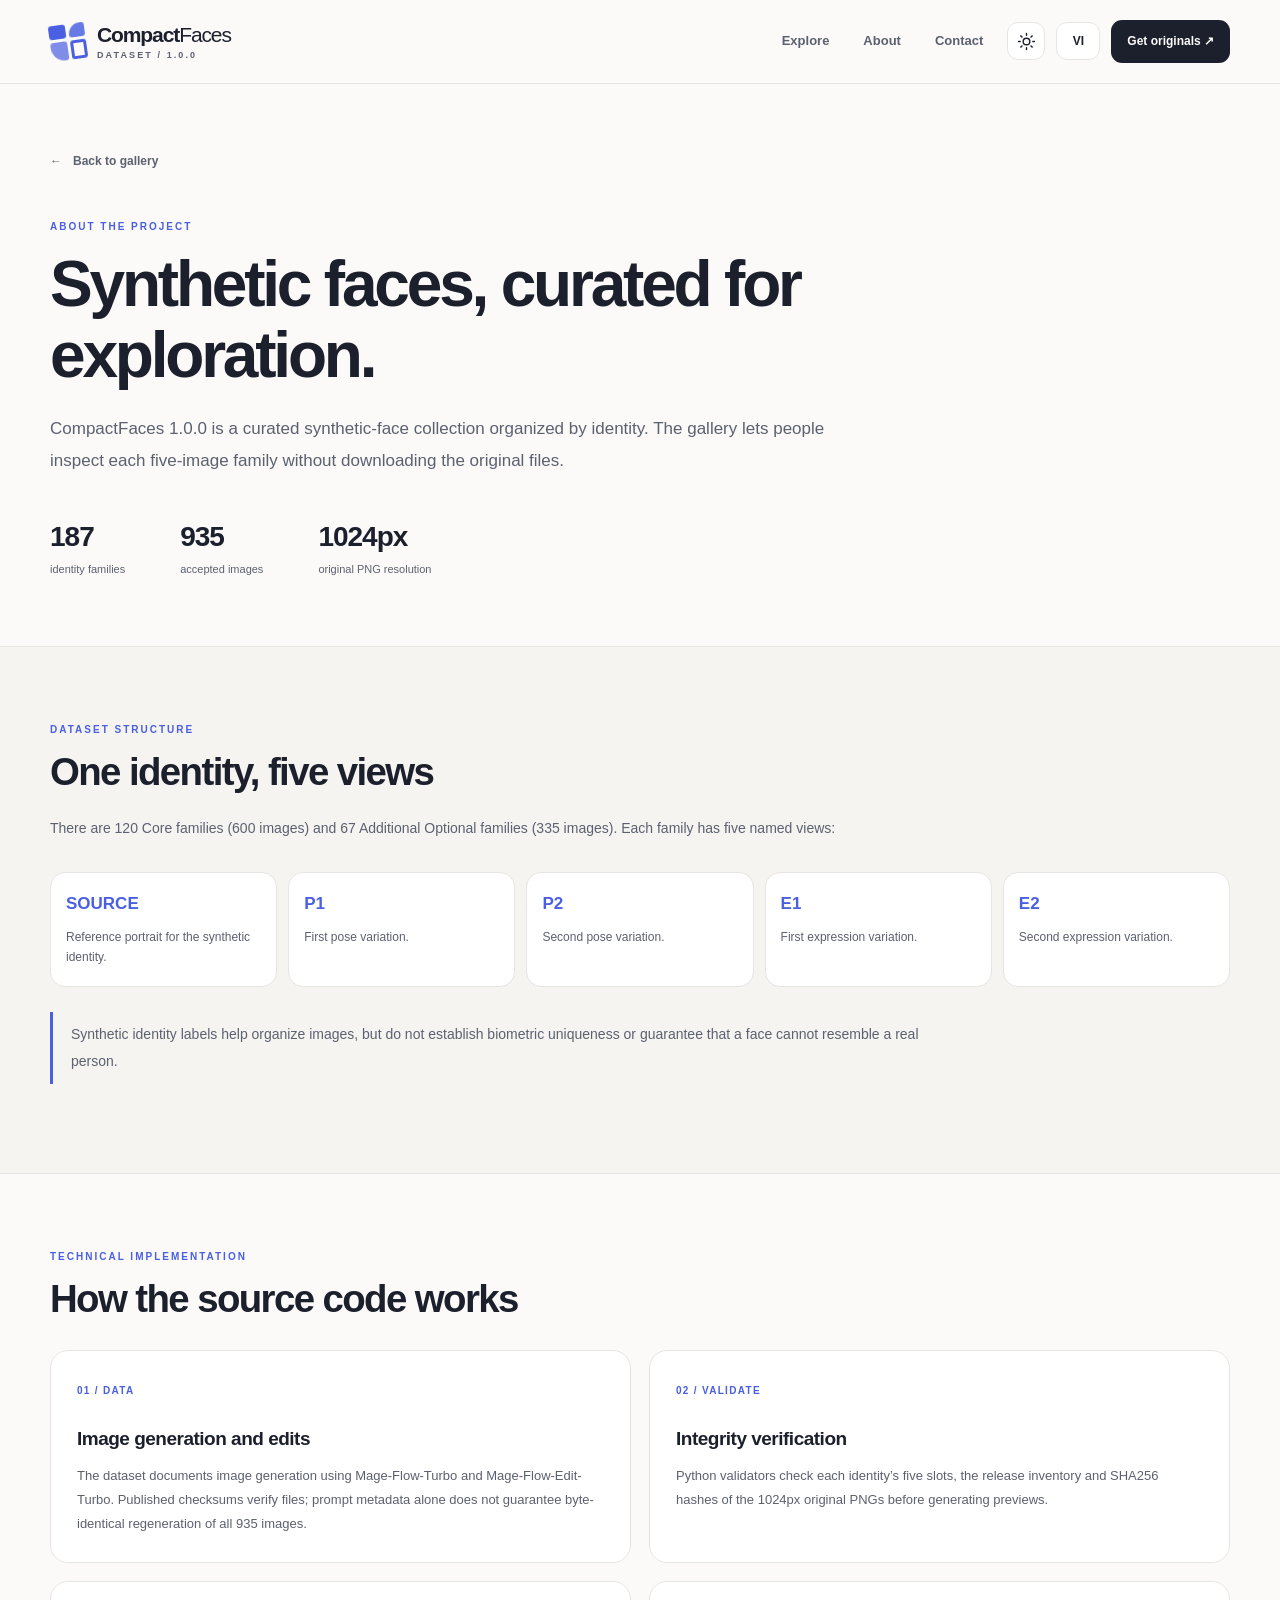
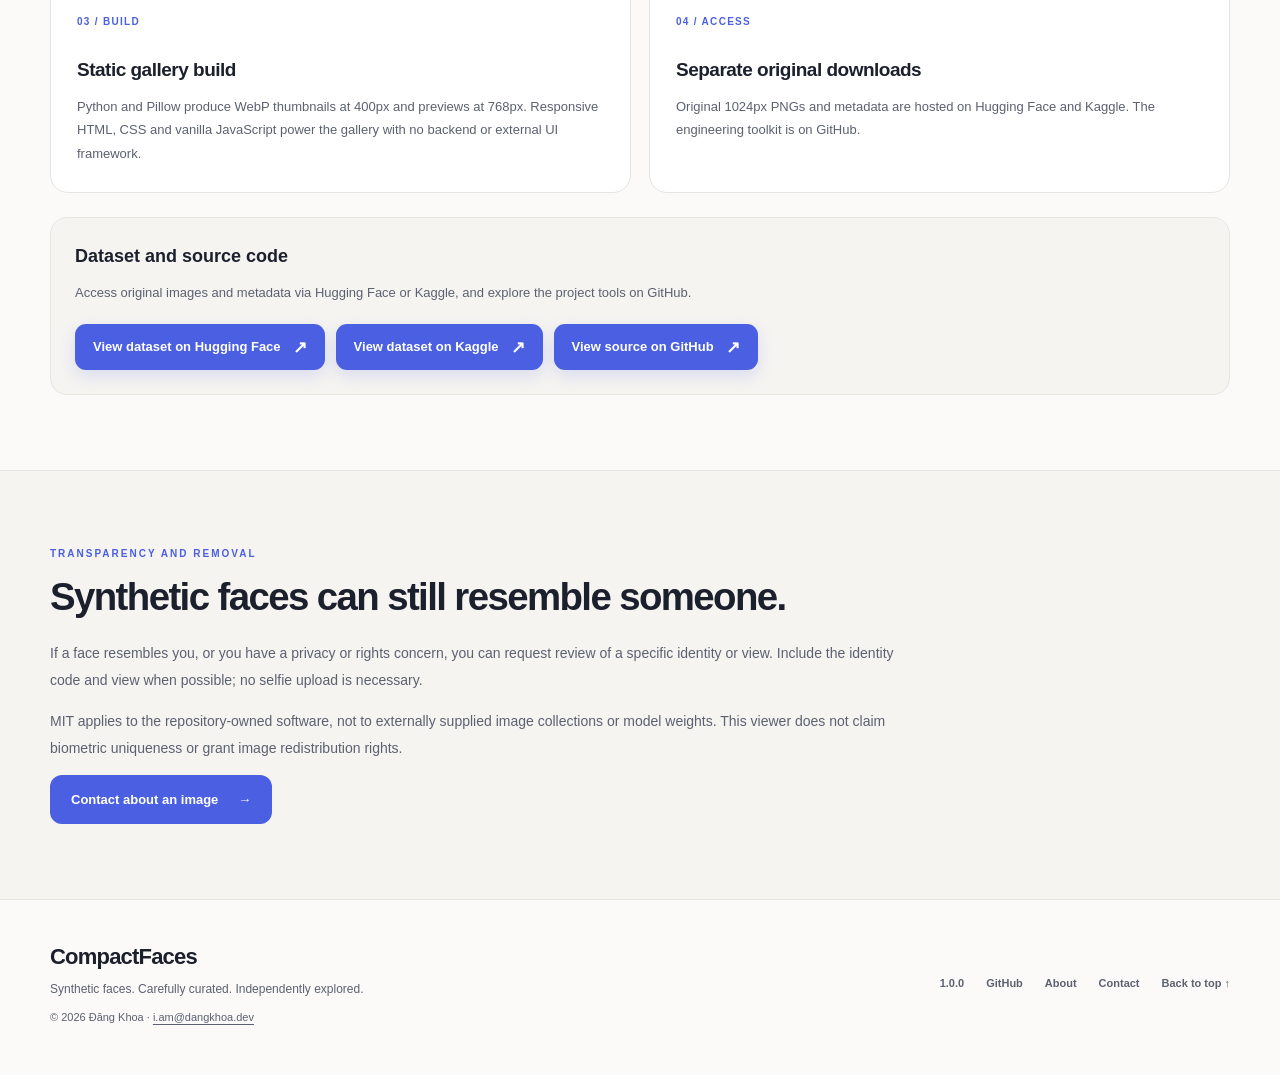
<file: website_src/about.html>
<!doctype html>
<html lang="en" data-theme="light">
<head>
<meta charset="utf-8"><meta name="viewport" content="width=device-width,initial-scale=1"><meta name="color-scheme" content="light dark">
<meta name="robots" content="noindex,nofollow,noarchive">
  <link rel="icon" href="data:,">
<meta name="description" content="Learn about CompactFaces 1.0.0: 187 synthetic identities, 935 curated images, the generation pipeline, source code and limitations.">
<title>About — CompactFaces 1.0.0</title>
<link rel="stylesheet" href="./styles.css"><script defer src="./pages.js"></script>
</head>
<body data-page="about">
<a class="skip" href="#main">Skip to content</a>
<header class="header" id="top"><div class="header-inner shell">
  <a class="brand" href="./index.html" aria-label="CompactFaces home"><span class="brand-symbol" aria-hidden="true"><span></span><span></span><span></span><span></span></span><span class="brand-name">Compact<span>Faces</span><small>DATASET / 1.0.0</small></span></a>
  <nav class="header-nav" aria-label="Primary">
    <a href="./index.html#explore" data-i18n="navExplore">Explore</a>
    <a href="./about.html" data-i18n="navAbout">About</a>
    <a href="./contact.html" data-i18n="navContact">Contact</a>
  </nav>
  <div class="header-actions">
    <button class="icon-btn" type="button" id="themeToggle" aria-label="Toggle dark mode" title="Toggle appearance"><svg viewBox="0 0 24 24" width="19" height="19" fill="none" stroke="currentColor" stroke-width="1.8" stroke-linecap="round"><circle cx="12" cy="12" r="4.2"/><path d="M12 2v2M12 20v2M4.9 4.9l1.4 1.4M17.7 17.7l1.4 1.4M2 12h2M20 12h2M4.9 19.1l1.4-1.4M17.7 6.3l1.4-1.4"/></svg></button>
    <button class="lang-switch" type="button" id="languageToggle" aria-label="Switch language">VI</button>
    <a class="mobile-contact" href="./contact.html" aria-label="Contact and image removal requests">✉</a>
    <a class="header-cta" href="./index.html#access"><span data-i18n="navAccess">Get originals</span><span aria-hidden="true"> ↗</span></a>
  </div>
</div></header>
<main id="main">
  <section class="inner-hero shell">
    <a href="./index.html#explore" class="breadcrumb"><span aria-hidden="true">←</span> <span data-i18n="backGallery">Back to gallery</span></a>
    <p class="kicker" data-i18n="aboutKicker">ABOUT THE PROJECT</p>
    <h1 data-i18n="aboutHeading">Synthetic faces, curated for exploration.</h1>
    <p class="inner-lead" data-i18n="aboutIntro">CompactFaces 1.0.0 is a curated synthetic-face collection organized by identity. The gallery gives people a way to inspect each set of five images without downloading the original files.</p>
    <div class="mini-stats"><div><strong>187</strong><span data-i18n="families">identity families</span></div><div><strong>935</strong><span data-i18n="images">accepted images</span></div><div><strong>1024px</strong><span data-i18n="originals">original PNG resolution</span></div></div>
  </section>
  <section class="inner-section alt-section"><div class="shell">
    <p class="kicker" data-i18n="structureKicker">DATASET STRUCTURE</p><h2 data-i18n="structureHeading">One identity, five views</h2>
    <p class="inner-paragraph" data-i18n="structureIntro">There are 120 Core families (600 images) and 67 Additional Optional families (335 images). Each family has five named views:</p>
    <div class="five-slots">
      <article><span>SOURCE</span><p data-i18n="sourceDescription">Reference portrait for the synthetic identity.</p></article>
      <article><span>P1</span><p data-i18n="p1Description">First pose variation.</p></article>
      <article><span>P2</span><p data-i18n="p2Description">Second pose variation.</p></article>
      <article><span>E1</span><p data-i18n="e1Description">First expression variation.</p></article>
      <article><span>E2</span><p data-i18n="e2Description">Second expression variation.</p></article>
    </div>
    <p class="inner-paragraph note-paragraph" data-i18n="datasetCaution">The identity labels describe synthetic image groups; they do not establish biometric uniqueness or guarantee that faces cannot resemble real people.</p>
  </div></section>
  <section class="inner-section"><div class="shell">
    <p class="kicker" data-i18n="sourceKicker">TECHNICAL IMPLEMENTATION</p><h2 data-i18n="sourceHeading">How the source code works</h2>
    <div class="technical-grid">
      <article class="technical-card"><span class="technical-number">01 / DATA</span><h3 data-i18n="dataTitle">Image generation and edits</h3><p data-i18n="dataText">Images were generated and edited using Mage-Flow-Turbo and Mage-Flow-Edit-Turbo. Published prompt metadata alone does not enable byte-identical reproduction of all 935 images.</p></article>
      <article class="technical-card"><span class="technical-number">02 / VALIDATE</span><h3 data-i18n="verifyTitle">Integrity verification</h3><p data-i18n="verifyText">Python validators check each identity’s five slots, the release inventory and SHA256 hashes of the 1024px PNG originals before generating preview assets.</p></article>
      <article class="technical-card"><span class="technical-number">03 / BUILD</span><h3 data-i18n="buildTitle">Static gallery build</h3><p data-i18n="buildText">Python and Pillow produce WebP thumbnails at 400px and detail previews at 768px. Responsive HTML, CSS and vanilla JavaScript power the gallery without a backend or external UI framework.</p></article>
      <article class="technical-card"><span class="technical-number">04 / ACCESS</span><h3 data-i18n="accessTitle">Separate original downloads</h3><p data-i18n="accessText">Original 1024px PNGs and metadata are hosted on Hugging Face and Kaggle. The engineering toolkit is on GitHub.</p></article>
    </div>
    <div class="source-note"><h3 data-i18n="sourceRepoTitle">Dataset and source code</h3><p data-i18n="sourceRepoText">Access original images and metadata via Hugging Face or Kaggle, and explore the project tools on GitHub.</p><div class="resource-links"><a class="source-repo-link" id="aboutHuggingFaceLink" href="https://huggingface.co/datasets/dangkhoa2016/compactfaces-synthetic-face-dataset" target="_blank" rel="noopener noreferrer"><span data-i18n="openHuggingFace">View dataset on Hugging Face</span><span aria-hidden="true">↗</span></a><a class="source-repo-link" id="aboutKaggleLink" href="https://www.kaggle.com/datasets/dangkhoa2016/compactfaces-synthetic-face-dataset" target="_blank" rel="noopener noreferrer"><span data-i18n="openKaggle">View dataset on Kaggle</span><span aria-hidden="true">↗</span></a><a class="source-repo-link" id="sourceRepoLink" href="https://github.com/dangkhoa2016/CompactFaces-Synthetic-Face-Pipeline" target="_blank" rel="noopener noreferrer"><span data-i18n="openRepository">View source on GitHub</span><span aria-hidden="true">↗</span></a></div></div>
  </div></section>
  <section class="inner-section alt-section"><div class="shell">
    <p class="kicker" data-i18n="ethicsKicker">TRANSPARENCY AND REMOVAL</p>
    <h2 data-i18n="ethicsHeading">Images can be synthetic and still resemble someone.</h2>
    <p class="inner-paragraph" data-i18n="ethicsText">If you believe a face resembles you or you have a rights or privacy concern, you can request review of a specific identity or image. Please provide the identity code and the view (if relevant); you do not need to upload a selfie through this site.</p>
    <p class="inner-paragraph" data-i18n="licenseText">Model licenses and generated-dataset redistribution rights are separate questions. The viewer does not claim biometric uniqueness or grant redistribution rights over externally supplied image data.</p>
    <a class="button-primary" href="./contact.html"><span data-i18n="contactCta">Contact about an image</span><span aria-hidden="true">→</span></a>
  </div></section>
</main>
<footer class="footer"><div class="shell footer-inner"><div>
  <a class="footer-brand" href="./index.html">CompactFaces</a>
  <p data-i18n="footerText">Synthetic faces. Carefully curated. Independently explored.</p>
  <p class="copyright">© 2026 Đăng Khoa · <a href="mailto:i.am@dangkhoa.dev">i.am@dangkhoa.dev</a></p>
</div><div class="footer-right"><span>1.0.0</span><a href="https://github.com/dangkhoa2016/CompactFaces-Synthetic-Face-Pipeline" target="_blank" rel="noopener noreferrer">GitHub</a><a href="./about.html" data-i18n="navAbout">About</a><a href="./contact.html" data-i18n="navContact">Contact</a><a href="#top" class="back-to-top" data-i18n="backToTop">Back to top ↑</a></div></div></footer>
</body>
</html>
</file>
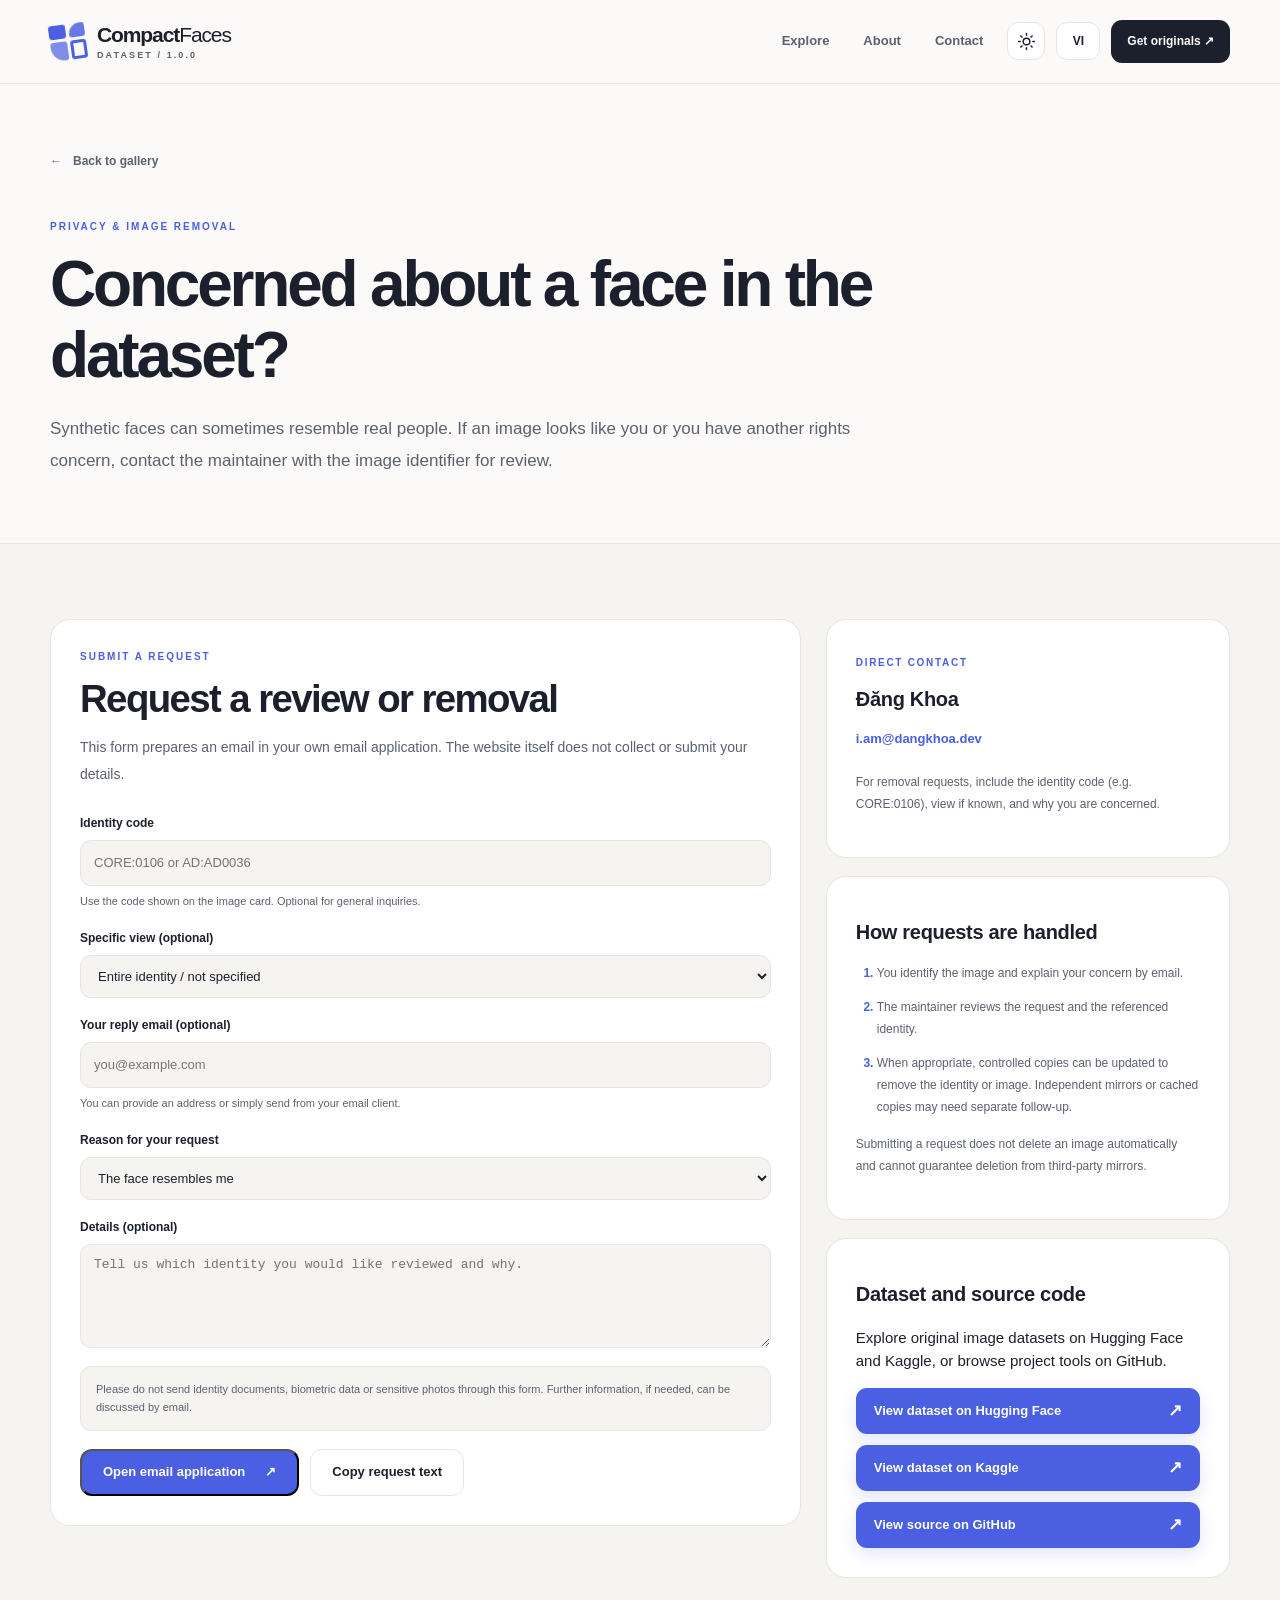
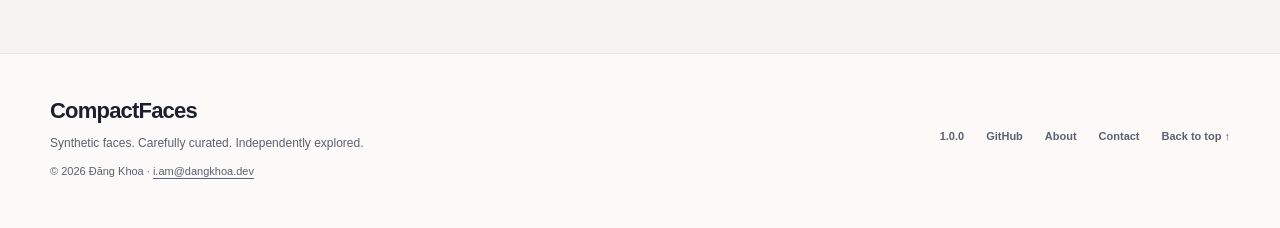
<file: website_src/contact.html>
<!doctype html>
<html lang="en" data-theme="light">
<head>
<meta charset="utf-8"><meta name="viewport" content="width=device-width,initial-scale=1"><meta name="color-scheme" content="light dark">
<meta name="robots" content="noindex,nofollow,noarchive">
  <link rel="icon" href="data:,">
<meta name="description" content="Contact the CompactFaces dataset maintainer to request review or removal of a synthetic identity that resembles you.">
<title>Contact &amp; image removal — CompactFaces</title>
<link rel="stylesheet" href="./styles.css"><script defer src="./pages.js"></script>
</head>
<body data-page="contact">
<a class="skip" href="#main">Skip to content</a>
<header class="header" id="top"><div class="header-inner shell">
  <a class="brand" href="./index.html" aria-label="CompactFaces home"><span class="brand-symbol" aria-hidden="true"><span></span><span></span><span></span><span></span></span><span class="brand-name">Compact<span>Faces</span><small>DATASET / 1.0.0</small></span></a>
  <nav class="header-nav" aria-label="Primary">
    <a href="./index.html#explore" data-i18n="navExplore">Explore</a>
    <a href="./about.html" data-i18n="navAbout">About</a>
    <a href="./contact.html" data-i18n="navContact">Contact</a>
  </nav>
  <div class="header-actions">
    <button class="icon-btn" type="button" id="themeToggle" aria-label="Toggle dark mode" title="Toggle appearance"><svg viewBox="0 0 24 24" width="19" height="19" fill="none" stroke="currentColor" stroke-width="1.8" stroke-linecap="round"><circle cx="12" cy="12" r="4.2"/><path d="M12 2v2M12 20v2M4.9 4.9l1.4 1.4M17.7 17.7l1.4 1.4M2 12h2M20 12h2M4.9 19.1l1.4-1.4M17.7 6.3l1.4-1.4"/></svg></button>
    <button class="lang-switch" type="button" id="languageToggle" aria-label="Switch language">VI</button>
    <a class="mobile-contact" href="./contact.html" aria-label="Contact and image removal requests">✉</a>
    <a class="header-cta" href="./index.html#access"><span data-i18n="navAccess">Get originals</span><span aria-hidden="true"> ↗</span></a>
  </div>
</div></header>
<main id="main">
  <section class="inner-hero shell">
    <a href="./index.html#explore" class="breadcrumb"><span aria-hidden="true">←</span> <span data-i18n="backGallery">Back to gallery</span></a>
    <p class="kicker" data-i18n="contactKicker">PRIVACY &amp; IMAGE REMOVAL</p>
    <h1 data-i18n="contactHeading">Concerned about a face in the dataset?</h1>
    <p class="inner-lead" data-i18n="contactIntro">Synthetic faces can sometimes look similar to real people. If an image resembles you, or you have another rights concern, contact the maintainer and identify the image for review.</p>
  </section>
  <section class="inner-section alt-section"><div class="shell contact-layout">
    <div class="contact-panel">
      <p class="kicker" data-i18n="requestKicker">SUBMIT A REQUEST</p>
      <h2 data-i18n="requestHeading">Request a review or removal</h2>
      <p class="inner-paragraph" data-i18n="formIntro">This form prepares an email in your own email application. It does not upload or transmit anything from this website by itself.</p>
      <form id="removalForm" novalidate>
        <div class="field"><label for="identityInput" data-i18n="identityLabel">Identity code</label><input id="identityInput" name="identity" placeholder="CORE:0106 or AD:AD0036" autocomplete="off" maxlength="18" aria-describedby="identityHelp"><small id="identityHelp" data-i18n="identityHelp">Copy the code shown below an image. Optional for general enquiries.</small></div>
        <div class="field"><label for="slotInput" data-i18n="viewLabel">Specific view (optional)</label><select id="slotInput" name="slot"><option value="" data-i18n="wholeFamily">Entire identity / not specified</option><option>SOURCE</option><option>P1</option><option>P2</option><option>E1</option><option>E2</option></select></div>
        <div class="field"><label for="replyInput" data-i18n="replyLabel">Your reply email (optional)</label><input id="replyInput" name="reply" type="email" autocomplete="email" maxlength="254" placeholder="you@example.com"><small data-i18n="replyHelp">Use an address where you can receive a response. You may leave it blank and send from your email client.</small></div>
        <div class="field"><label for="reasonInput" data-i18n="reasonLabel">Reason for your request</label><select id="reasonInput" name="reason"><option value="resemblance" data-i18n="reasonResemblance">The face resembles me</option><option value="privacy" data-i18n="reasonPrivacy">Privacy or image rights concern</option><option value="other" data-i18n="reasonOther">Other concern</option></select></div>
        <div class="field"><label for="detailInput" data-i18n="detailLabel">Details (optional)</label><textarea id="detailInput" name="details" rows="4" maxlength="2000" data-i18n-placeholder="detailPlaceholder" placeholder="Tell us which identity you would like reviewed and why."></textarea></div>
        <p class="form-disclosure" data-i18n="disclosure">Please do not send identity documents, biometric data or sensitive photos through this form. We may request minimal additional information by email if genuinely needed.</p>
        <div class="form-actions"><button id="prepareEmail" type="submit" class="button-primary"><span data-i18n="prepareEmail">Open email application</span><span aria-hidden="true">↗</span></button><button id="copyRequest" type="button" class="button-outline" data-i18n="copyRequest">Copy request text</button></div>
        <p id="formMessage" role="status" aria-live="polite" class="form-message" hidden></p>
      </form>
    </div>
    <aside class="contact-sidebar">
      <div class="contact-direct"><span class="side-label" data-i18n="directKicker">DIRECT CONTACT</span><h3>Đăng Khoa</h3><a class="email-address" href="mailto:i.am@dangkhoa.dev">i.am@dangkhoa.dev</a><p data-i18n="directText">For image-removal requests, please include the identity code (e.g. CORE:0106), the view (if known) and the reason for your concern.</p></div>
      <div class="contact-steps"><h3 data-i18n="processTitle">How requests are handled</h3><ol><li data-i18n="process1">You identify the image and explain your concern by email.</li><li data-i18n="process2">The maintainer reviews the request, the related identity and any supporting information.</li><li data-i18n="process3">If appropriate, the identity or images are removed from controlled copies and hosting updates are coordinated. Mirrors or cached third-party copies may require separate follow-up.</li></ol><p data-i18n="noAutoRemoval">Submitting a request does not cause automatic deletion and does not guarantee removal from third-party mirrors.</p></div>
      <div class="contact-source"><h3 data-i18n="contactSourceTitle">Dataset and source code</h3><p data-i18n="contactSourceText">Explore original image datasets on Hugging Face and Kaggle, or browse project tools on GitHub.</p><div class="resource-links"><a class="source-repo-link" id="contactHuggingFaceLink" href="https://huggingface.co/datasets/dangkhoa2016/compactfaces-synthetic-face-dataset" target="_blank" rel="noopener noreferrer"><span data-i18n="openHuggingFace">View dataset on Hugging Face</span><span aria-hidden="true">↗</span></a><a class="source-repo-link" id="contactKaggleLink" href="https://www.kaggle.com/datasets/dangkhoa2016/compactfaces-synthetic-face-dataset" target="_blank" rel="noopener noreferrer"><span data-i18n="openKaggle">View dataset on Kaggle</span><span aria-hidden="true">↗</span></a><a class="source-repo-link" id="contactSourceLink" href="https://github.com/dangkhoa2016/CompactFaces-Synthetic-Face-Pipeline" target="_blank" rel="noopener noreferrer"><span data-i18n="openRepository">View source on GitHub</span><span aria-hidden="true">↗</span></a></div></div>
    </aside>
  </div></section>
</main>
<footer class="footer"><div class="shell footer-inner"><div>
  <a class="footer-brand" href="./index.html">CompactFaces</a>
  <p data-i18n="footerText">Synthetic faces. Carefully curated. Independently explored.</p>
  <p class="copyright">© 2026 Đăng Khoa · <a href="mailto:i.am@dangkhoa.dev">i.am@dangkhoa.dev</a></p>
</div><div class="footer-right"><span>1.0.0</span><a href="https://github.com/dangkhoa2016/CompactFaces-Synthetic-Face-Pipeline" target="_blank" rel="noopener noreferrer">GitHub</a><a href="./about.html" data-i18n="navAbout">About</a><a href="./contact.html" data-i18n="navContact">Contact</a><a href="#top" class="back-to-top" data-i18n="backToTop">Back to top ↑</a></div></div></footer>
</body>
</html>
</file>
<file: website_src/styles.css>
:root{
  --bg:#fbfaf8;--surface:#fff;--surface-muted:#f5f4f1;--ink:#1c202d;--ink-soft:#5c6170;
  --line:#e7e5e2;--accent:#4a5fe1;--accent-ink:#fff;--shadow:0 18px 45px rgba(25,30,54,.08);
  --hero:#e8eaf7;--hero2:#e8dedd;--ring:rgba(74,95,225,.23);color-scheme:light;
}
html[data-theme="dark"]{
  --bg:#12141b;--surface:#1b1e27;--surface-muted:#252936;--ink:#f1f1f4;--ink-soft:#a9adbd;
  --line:#333849;--accent:#a8b4ff;--accent-ink:#1b1f37;--shadow:0 18px 45px rgba(0,0,0,.18);
  --hero:#242a44;--hero2:#443336;--ring:rgba(160,176,255,.30);color-scheme:dark;
}
*{box-sizing:border-box}
html{scroll-behavior:smooth;scroll-padding-top:94px}
body{margin:0;background:var(--bg);color:var(--ink);font:400 15px/1.58 Inter,ui-sans-serif,-apple-system,BlinkMacSystemFont,"Segoe UI",Arial,sans-serif;-webkit-font-smoothing:antialiased}
button,input,select{font:inherit}button{cursor:pointer}button:disabled{cursor:not-allowed;opacity:.45}
a{color:inherit;text-decoration:none}
img{max-width:100%}::selection{background:var(--accent);color:var(--accent-ink)}
:focus-visible{outline:3px solid var(--accent);outline-offset:3px}
[hidden]{display:none!important}
.shell{width:min(1180px,calc(100% - 60px));margin:auto}
.skip{position:fixed;top:-100px;left:20px;background:var(--ink);color:var(--bg);padding:12px 16px;z-index:120}
.skip:focus{top:12px}
.header{height:84px;position:sticky;top:0;z-index:25;background:color-mix(in srgb,var(--bg) 93%,transparent);border-bottom:1px solid var(--line);backdrop-filter:blur(15px)}
.header-inner{height:100%;display:flex;align-items:center;justify-content:space-between;gap:24px}
.brand{display:inline-flex;align-items:center;gap:11px;flex-shrink:0}
.brand-symbol{width:36px;height:36px;display:grid;grid-template-columns:repeat(2,1fr);gap:3px;transform:rotate(-8deg)}
.brand-symbol span{border-radius:3px;background:var(--accent)}
.brand-symbol span:nth-child(2){border-radius:14px 3px 3px 3px;opacity:.84}
.brand-symbol span:nth-child(3){border-radius:3px 3px 3px 14px;opacity:.7}
.brand-symbol span:nth-child(4){background:transparent;border:3px solid var(--accent)}
.brand-name{display:block;font-size:21px;font-weight:780;letter-spacing:-1.1px;line-height:1}
.brand-name>span{font-weight:450}
.brand-name small{display:block;margin-top:6px;font-size:9px;font-weight:750;letter-spacing:2.1px;color:var(--ink-soft)}
.header-nav{display:flex;gap:34px;margin-left:auto}
.header-nav a{font-size:13px;font-weight:650;color:var(--ink-soft);transition:color .2s}.header-nav a:hover{color:var(--ink)}
.header-actions{display:flex;align-items:center;gap:11px}
.icon-btn,.lang-switch{height:38px;display:inline-grid;place-items:center;border:1px solid var(--line);background:var(--surface);color:var(--ink);border-radius:11px}
.icon-btn{width:38px}.lang-switch{min-width:44px;padding:0 9px;font-size:12px;font-weight:800}
.header-cta{background:var(--ink);color:var(--bg);font-size:12px;font-weight:780;padding:12px 16px;border-radius:11px;white-space:nowrap}
.header-cta:hover{opacity:.84}
.hero{min-height:592px;display:grid;grid-template-columns:1.07fr .93fr;align-items:center;gap:60px;padding-top:65px;padding-bottom:86px}
.hero-copy{position:relative;z-index:2}
.eyebrow,.kicker{letter-spacing:2px;font-size:10px;font-weight:850;display:flex;align-items:center;gap:11px}
.eyebrow{color:var(--accent)}.eyebrow-dot,.live-dot{width:8px;height:8px;border-radius:50%;background:#65bfa7;box-shadow:0 0 0 4px rgba(101,191,167,.13)}
.eyebrow-separator{opacity:.35}
.hero h1{margin:26px 0 22px;font-size:clamp(48px,5.35vw,78px);line-height:1.09;letter-spacing:-4.2px;font-weight:790}
.hero h1 em{font-weight:480;font-family:Georgia,"Times New Roman",serif;letter-spacing:-3.7px;color:var(--accent);white-space:nowrap}
.hero-description{font-size:17px;line-height:1.9;color:var(--ink-soft);max-width:530px;margin:0 0 30px}
.hero-buttons{display:flex;align-items:center;gap:24px;flex-wrap:wrap}
.button-primary,.button-outline{display:inline-flex;align-items:center;justify-content:center;gap:20px;min-height:49px;padding:0 21px;border-radius:12px;font-weight:750;font-size:13px;transition:transform .15s,background .15s}
.button-primary{color:var(--accent-ink);background:var(--accent)}.button-primary:hover{transform:translateY(-2px)}
.button-text{font-size:13px;font-weight:750;display:inline-flex;gap:12px;align-items:center}.button-text:hover{color:var(--accent)}
.hero-stats{display:flex;align-items:center;gap:39px;margin-top:49px}
.hero-stats>div{display:flex;flex-direction:column;gap:3px}
.hero-stats strong{font-weight:760;font-size:29px;letter-spacing:-1.4px;line-height:1}
.hero-stats span{font-size:11px;color:var(--ink-soft)}
.hero-art{height:474px;position:relative;isolation:isolate;display:flex;align-items:center;justify-content:center}
.hero-art:before{content:"";position:absolute;inset:37px 17px 22px 20px;background:linear-gradient(137deg,var(--hero),var(--hero2));border-radius:46% 38% 40% 50%;transform:rotate(-12deg);z-index:-3}
.art-orbit{position:absolute;width:388px;height:388px;border:1px solid color-mix(in srgb,var(--accent) 20%,transparent);border-radius:50%;z-index:-2;transform:rotate(18deg)}
.art-orbit-two{width:480px;height:480px;border-style:dashed;opacity:.4}
.art-card{position:absolute;padding:7px;background:var(--surface);border:1px solid var(--line);box-shadow:var(--shadow);border-radius:20px;overflow:hidden}
.art-card img{display:block;width:100%;height:100%;object-fit:cover;border-radius:14px;background:var(--surface-muted)}
.art-card-main{height:328px;width:286px;left:50%;top:51%;transform:translate(-50%,-50%) rotate(0deg);z-index:3}
.art-card-main img{height:calc(100% - 28px)}
.art-caption{height:28px;display:flex;align-items:center;gap:8px;padding-left:7px;font-size:8px;font-weight:800;letter-spacing:1px;color:var(--ink-soft)}
.art-caption .live-dot{width:6px;height:6px}
.art-card-left{width:182px;height:220px;left:1%;top:15%;transform:rotate(-13deg);z-index:1}
.art-card-right{width:181px;height:220px;right:0;top:38%;transform:rotate(11deg);z-index:2}
.art-note{position:absolute;left:1%;bottom:7%;font-size:11px;font-weight:800;letter-spacing:3px;transform:rotate(-90deg)}
.art-note span{color:var(--accent)}
.art-stamp{position:absolute;right:1%;top:4%;display:grid;place-items:center;background:var(--ink);color:var(--bg);border-radius:50%;width:102px;height:102px;font-size:25px;font-weight:800;transform:rotate(11deg);z-index:4}
.art-stamp small{display:block;font-size:7px;letter-spacing:1px;line-height:1.2;text-align:center;max-width:70px;margin-top:-15px}
.gallery-section{background:var(--surface-muted);padding:88px 0 100px;border-top:1px solid var(--line);border-bottom:1px solid var(--line)}
.section-heading{display:flex;align-items:flex-start;justify-content:space-between;gap:30px;margin-bottom:33px}
.kicker{color:var(--accent);margin:0 0 11px}
.section-heading h2{font-size:clamp(29px,3.8vw,47px);line-height:1.15;letter-spacing:-2px;margin:0 0 15px;font-weight:790}
.section-lead{font-size:14px;color:var(--ink-soft);max-width:540px;margin:0;line-height:1.8}
.section-index{flex-shrink:0;color:var(--ink);font-size:13px;font-weight:850;letter-spacing:3px;padding-top:16px}.section-index span{opacity:.22;padding:0 9px}
.toolbar{border:1px solid var(--line);background:var(--surface);border-radius:20px;padding:17px 20px 15px;box-shadow:0 5px 25px rgba(19,23,43,.025);margin-bottom:28px}
.toolbar-top,.toolbar-bottom{display:flex;justify-content:space-between;align-items:center;gap:18px}
.toolbar-top{padding-bottom:15px;border-bottom:1px solid var(--line)}
.search-wrap{height:47px;display:flex;align-items:center;gap:12px;flex:1;max-width:590px;background:var(--surface-muted);border:1px solid transparent;border-radius:11px;padding:0 15px;color:var(--ink-soft)}
.search-wrap:focus-within{border-color:var(--accent);box-shadow:0 0 0 3px var(--ring)}
.search-wrap input{border:0;outline:0!important;min-width:0;width:100%;background:transparent;color:var(--ink);font-size:13px}
.search-wrap input::placeholder{color:var(--ink-soft)}
.search-wrap kbd{font-size:11px;border:1px solid var(--line);border-radius:5px;padding:1px 7px;color:var(--ink-soft);background:var(--surface)}
.segmented{display:inline-flex;background:var(--surface-muted);border-radius:11px;padding:4px;gap:4px}
.segmented button{border:0;background:transparent;border-radius:8px;padding:8px 13px;color:var(--ink-soft);font-size:12px;font-weight:750;white-space:nowrap}
.segmented button.active{color:var(--ink);background:var(--surface);box-shadow:0 1px 4px rgba(0,0,0,.07)}
.toolbar-bottom{padding-top:16px}.filters{display:flex;flex-wrap:wrap;gap:7px}
.chip{border:1px solid var(--line);background:var(--surface);color:var(--ink-soft);display:inline-flex;align-items:center;gap:10px;border-radius:999px;padding:7px 13px;font-size:12px;font-weight:710}
.chip.active{background:var(--ink);border-color:var(--ink);color:var(--bg)}
.chip-count{font-size:10px;opacity:.65}
.toolbar-meta{display:flex;align-items:center;gap:24px;font-size:11px;color:var(--ink-soft);white-space:nowrap}
.sort-label{display:flex;align-items:center;gap:7px}.sort-label select{border:0;background:transparent;color:var(--ink);font-weight:690;font-size:11px;cursor:pointer;max-width:130px}
.slot-row{display:flex;align-items:center;gap:18px;padding-top:15px;margin-top:15px;border-top:1px solid var(--line);color:var(--ink-soft);font-size:12px}
.slot-row>div{display:flex;flex-wrap:wrap;gap:5px}
.slot-chip{padding:6px 10px;border:1px solid var(--line);background:transparent;color:var(--ink-soft);border-radius:7px;font-size:11px;font-weight:650}
.slot-chip.active{color:var(--accent-ink);border-color:var(--accent);background:var(--accent)}
.gallery-grid{display:grid;grid-template-columns:repeat(4,minmax(0,1fr));gap:22px;min-height:280px}
.gallery-grid.images-mode{grid-template-columns:repeat(6,minmax(0,1fr));gap:16px}
.family-card,.image-card{min-width:0;border:1px solid var(--line);border-radius:17px;background:var(--surface);overflow:hidden;transition:transform .22s,box-shadow .22s,border-color .22s}
.family-card:hover,.image-card:hover{transform:translateY(-4px);box-shadow:var(--shadow);border-color:color-mix(in srgb,var(--accent) 32%,var(--line))}
.card-open{display:block;width:100%;border:0;background:transparent;padding:0;color:inherit;text-align:left}
.card-visual{position:relative;overflow:hidden;background:var(--hero);aspect-ratio:1.04}
.card-visual img{display:block;width:100%;height:100%;object-fit:cover;transition:transform .45s cubic-bezier(.2,.7,.2,1)}
.family-card:hover img,.image-card:hover img{transform:scale(1.055)}
.card-badge{position:absolute;top:12px;left:12px;border-radius:7px;padding:4px 9px;background:rgba(255,255,255,.91);color:#1d2638;font-size:9px;letter-spacing:1px;font-weight:850}
.card-corner{position:absolute;bottom:12px;right:12px;width:31px;height:31px;border-radius:50%;background:rgba(255,255,255,.93);display:grid;place-items:center;color:#273251;font-size:16px}
.card-caption{padding:13px 14px 15px;display:flex;justify-content:space-between;align-items:center;gap:10px}
.card-caption strong{font-weight:810;font-size:13px;letter-spacing:.2px}
.card-caption span{font-size:10px;color:var(--ink-soft)}
.slots-row{display:flex;gap:5px;align-items:center;padding:0 14px 14px}
.slots-row span{height:5px;border-radius:99px;background:var(--line);flex:1}
.slots-row span:first-child{background:var(--accent)}
.image-card .card-visual{aspect-ratio:1}.image-card .card-caption{padding:11px 10px}.image-card .card-caption strong{font-size:11px}
.image-card .card-caption span{font-size:10px}
.image-slot-badge{position:absolute;bottom:8px;left:8px;background:var(--ink);color:var(--bg);font-size:9px;font-weight:800;border-radius:6px;padding:4px 7px}
.loading-state{grid-column:1/-1;min-height:230px;display:flex;align-items:center;justify-content:center;gap:14px;color:var(--ink-soft)}
.spinner{width:20px;height:20px;border-radius:50%;border:2px solid var(--line);border-top-color:var(--accent);animation:spin .8s linear infinite}
@keyframes spin{to{transform:rotate(360deg)}}
.empty-state{text-align:center;padding:64px 0;color:var(--ink-soft)}.empty-symbol{font-size:55px;color:var(--accent)}.empty-state h3{color:var(--ink);font-size:22px;margin:0}.empty-state p{font-size:13px;margin:8px 0 20px}
.button-outline{background:transparent;border:1px solid var(--line);color:var(--ink)}.button-outline:hover{border-color:var(--accent);color:var(--accent)}
.pagination{display:flex;align-items:center;justify-content:center;gap:22px;margin-top:39px;font-size:12px;color:var(--ink-soft)}
.page-arrow{width:41px;height:41px;border-radius:11px;border:1px solid var(--line);background:var(--surface);color:var(--ink);font-size:20px}
.about-section{padding-top:103px;padding-bottom:103px}
.section-heading.compact{margin-bottom:32px}
.features{display:grid;grid-template-columns:repeat(3,1fr);gap:17px}
.feature{position:relative;padding:30px 29px 35px;background:var(--surface);border:1px solid var(--line);border-radius:21px}
.feature-icon{width:52px;height:52px;background:var(--surface-muted);border:1px solid var(--line);border-radius:14px;display:grid;place-items:center;font-size:25px;color:var(--accent);margin-bottom:45px}
.feature-index{position:absolute;right:29px;top:37px;font-size:11px;color:var(--ink-soft)}
.feature h3{font-size:18px;letter-spacing:-.5px;margin:0 0 10px;line-height:1.25}
.feature p{font-size:13px;color:var(--ink-soft);line-height:1.85;margin:0}
.access-section{background:var(--ink);color:var(--bg);padding:86px 0 84px}
.access-section .kicker{color:#98a9ff}.access-section .section-lead{color:color-mix(in srgb,var(--bg) 68%,transparent)}
.access-section .section-index{color:var(--bg)}
.access-cards{display:grid;grid-template-columns:repeat(3,minmax(0,1fr));gap:17px;min-width:0;max-width:100%}
.access-card{display:grid;grid-template-columns:48px minmax(0,1fr);gap:14px;align-items:start;background:color-mix(in srgb,var(--bg) 8%,transparent);padding:23px;border:1px solid color-mix(in srgb,var(--bg) 18%,transparent);border-radius:17px}
.platform-symbol{display:grid;place-items:center;border-radius:11px;width:48px;height:48px;background:color-mix(in srgb,var(--bg) 14%,transparent);font-size:24px}
.platform-k{font-family:Georgia,serif;font-weight:800;font-size:29px;color:#80baff}
.platform-gh{font-size:16px;font-weight:850;color:#d9dfff;letter-spacing:-.5px}
.access-platform{font-size:16px;font-weight:800}
.access-card p{margin:6px 0 14px;font-size:12px;line-height:1.8;color:color-mix(in srgb,var(--bg) 70%,transparent)}
.access-link{display:inline-flex;align-items:center;gap:10px;color:#d4dcff;font-size:12px;font-weight:760;grid-column:2;justify-self:start}
.access-link:not(.unavailable):hover{text-decoration:underline}
.access-link.unavailable{opacity:.65;cursor:default}
.footer{padding:40px 0 48px}.footer-inner{display:flex;justify-content:space-between;gap:20px;align-items:center}
.footer-brand{font-size:22px;letter-spacing:-.8px;font-weight:800}.footer-brand span{font-size:10px;vertical-align:top;margin-left:2px}
.footer p{margin:5px 0 0;color:var(--ink-soft);font-size:12px}
.footer-right{display:flex;gap:38px;align-items:center;color:var(--ink-soft);font-size:11px;font-weight:650}.footer-right a:hover{color:var(--accent)}
.detail-dialog{background:var(--surface);color:var(--ink);border:1px solid var(--line);padding:0;border-radius:23px;width:min(1040px,calc(100% - 24px));max-height:min(92dvh,960px);box-shadow:0 30px 120px rgba(0,0,0,.4);overflow:hidden}
.detail-dialog::backdrop{background:rgba(15,19,30,.74);backdrop-filter:blur(9px)}
.dialog-shell{display:flex;flex-direction:column;max-height:min(92dvh,960px)}
.dialog-header{display:flex;justify-content:space-between;align-items:flex-start;padding:24px 28px 15px;border-bottom:1px solid var(--line)}
.dialog-kicker{font-size:9px;letter-spacing:1.7px;color:var(--accent);font-weight:800;margin:0 0 7px}
.dialog-header h2{margin:0;font-size:25px;letter-spacing:-.7px}.detail-category{color:var(--ink-soft);font-size:11px}
.close-dialog{background:var(--surface-muted);border:1px solid var(--line);color:var(--ink);width:38px;height:38px;border-radius:11px;display:grid;place-items:center}
.dialog-main{display:grid;grid-template-columns:minmax(0,1.1fr) minmax(270px,.9fr);gap:28px;padding:24px 28px;overflow:auto;min-height:0}
.detail-visual{min-width:0}
.detail-image-wrap{position:relative;display:flex;justify-content:center;align-items:center;border-radius:15px;background:var(--surface-muted);aspect-ratio:1;overflow:hidden}
.detail-image-wrap>img{display:block;max-width:100%;max-height:100%;width:100%;height:100%;object-fit:contain}
.viewer-arrow{position:absolute;top:50%;transform:translateY(-50%);z-index:2;border:0;border-radius:50%;width:40px;height:40px;padding:0;background:rgba(255,255,255,.94);color:#202537;display:flex;align-items:center;justify-content:center;box-shadow:0 2px 11px rgba(25,30,50,.13)}
.viewer-arrow svg{display:block;flex:none;width:21px;height:21px}
.viewer-prev{left:12px}.viewer-next{right:12px}.viewer-arrow:hover{background:#fff}
.slot-pill{position:absolute;left:12px;top:12px;background:rgba(255,255,255,.9);color:#1a1e2d;padding:4px 11px;border-radius:7px;font-size:10px;font-weight:850;letter-spacing:1px}
.detail-strip{display:grid;grid-template-columns:repeat(5,minmax(0,1fr));gap:9px;margin-top:12px}
.detail-thumb{border:2px solid transparent;border-radius:10px;background:var(--surface-muted);padding:2px;min-width:0;color:var(--ink-soft);font-size:10px;font-weight:750;overflow:hidden}
.detail-thumb.active{border-color:var(--accent);color:var(--accent)}
.detail-thumb img{display:block;width:100%;height:auto;aspect-ratio:1;object-fit:cover;border-radius:6px}
.detail-thumb span{display:block;padding:4px 0 1px}
.detail-aside{display:flex;flex-direction:column;gap:27px;padding:15px 0 3px}
.side-label{font-size:10px;color:var(--accent);letter-spacing:1.7px;font-weight:850}
.detail-aside h3{font-size:29px;letter-spacing:-1px;margin:8px 0 8px}
.detail-aside p{font-size:13px;line-height:1.8;color:var(--ink-soft);margin:0}
.detail-facts{display:flex;flex-direction:column;gap:15px;padding:19px 0;border-top:1px solid var(--line);border-bottom:1px solid var(--line)}
.detail-facts>div{display:flex;justify-content:space-between;align-items:center;gap:12px;font-size:11px;color:var(--ink-soft)}.detail-facts strong{color:var(--ink);font-size:11px;text-align:right}
.detail-actions{display:flex;flex-direction:column;gap:12px}.detail-actions .button-outline{width:100%}.detail-originals{font-size:11px!important}
.family-navigation{display:flex;justify-content:space-between;gap:6px;margin-top:auto;padding-top:15px;border-top:1px solid var(--line)}
.family-navigation button{border:0;background:transparent;color:var(--accent);font-size:11px;font-weight:720;padding:7px 0}
.dialog-footer{display:flex;align-items:center;justify-content:space-between;padding:11px 28px;border-top:1px solid var(--line);color:var(--ink-soft);font-size:10px}
.toast{position:fixed;bottom:20px;left:50%;transform:translate(-50%,20px);opacity:0;transition:opacity .2s,transform .2s;pointer-events:none;background:var(--ink);color:var(--bg);border-radius:10px;padding:12px 18px;font-size:12px;font-weight:700;z-index:90}
.toast.show{opacity:1;transform:translate(-50%,0)}
@media(min-width:1041px) and (max-width:1200px){.hero-art{overflow:clip}}
@media(max-width:1040px){
 .hero{gap:22px}.hero h1{font-size:59px}
 .hero-art{overflow:clip}
 .art-card-left{left:0}.art-card-right{right:0}
 .gallery-grid{grid-template-columns:repeat(3,minmax(0,1fr))}
 .gallery-grid.images-mode{grid-template-columns:repeat(4,minmax(0,1fr))}
 .header-nav{gap:21px}
}
@media(max-width:760px){
 .shell{width:min(100% - 34px,580px)}
 .header{height:67px}.header-nav{display:none}.header-cta{display:none}
 .brand-name{font-size:19px}.brand-symbol{height:30px;width:30px}
 .hero{grid-template-columns:1fr;min-height:0;padding-top:55px;padding-bottom:63px;gap:28px}
 .hero h1{font-size:clamp(44px,9.2vw,62px);letter-spacing:-2.7px}.hero h1 em{letter-spacing:-2.6px}
 .hero-description{font-size:15px}.hero-stats{margin-top:36px;gap:30px}
 .hero-stats strong{font-size:26px}.hero-stats span{font-size:10px}
 .hero-art{height:360px;max-width:510px;width:100%;margin:auto;overflow:clip}
 .hero-art:before{inset:23px 15px 13px}
 .art-orbit{height:285px;width:285px}.art-orbit-two{height:365px;width:365px}
 .art-card-main{width:222px;height:266px}.art-card-left,.art-card-right{width:138px;height:167px}
 .art-stamp{width:79px;height:79px;font-size:20px}.art-stamp small{font-size:6px;margin-top:-10px}
 .gallery-section{padding-top:60px;padding-bottom:70px}.section-index{display:none}
 .toolbar{padding:12px}.toolbar-top{flex-direction:column;align-items:stretch}
 .search-wrap{max-width:none;width:100%}.segmented{align-self:stretch}.segmented button{flex:1}
 .toolbar-bottom{align-items:flex-start;flex-direction:column;gap:13px}
 .toolbar-meta{width:100%;justify-content:space-between}
 .gallery-grid{grid-template-columns:repeat(2,minmax(0,1fr));gap:12px}
 .gallery-grid.images-mode{grid-template-columns:repeat(3,minmax(0,1fr));gap:9px}
 .card-caption{padding:10px;flex-direction:column;align-items:flex-start;gap:1px}
 .slots-row{padding:0 10px 12px}
 .features{grid-template-columns:1fr}
 .access-cards{grid-template-columns:repeat(3,minmax(0,1fr));gap:10px}
 .access-card{display:flex;flex-direction:column;align-items:flex-start;gap:12px;padding:17px;min-width:0}
 .access-card>div:nth-child(2){flex:1;min-width:0}
 .access-card .access-link{grid-column:auto;margin-top:auto;overflow-wrap:anywhere}
 .about-section{padding-top:65px;padding-bottom:70px}
 .feature{padding:24px}.feature-icon{margin-bottom:25px}
 .access-section{padding:65px 0}
 .footer-inner{align-items:flex-start}
 .detail-dialog{width:100%;max-height:100dvh;height:100dvh;border:0;border-radius:0;margin:0;max-width:100%}
 .dialog-shell{max-height:100dvh;height:100%}.dialog-main{grid-template-columns:1fr;gap:13px;padding:13px 16px;overflow-y:auto}
 .dialog-header{padding:15px 16px 10px}.dialog-header h2{font-size:21px}
 .detail-image-wrap{max-width:430px;margin:auto;width:100%}
 .detail-strip{max-width:430px;margin:10px auto 0}
 .detail-aside{gap:14px;padding:0}.detail-aside h3{font-size:22px}
 .detail-facts{padding:11px 0;gap:8px}
 .family-navigation{padding-top:9px}.dialog-footer{padding:9px 16px}
}
@media(max-width:600px){
 .access-cards{grid-template-columns:none;grid-auto-flow:column;grid-auto-columns:minmax(260px,77vw);overflow-x:auto;overscroll-behavior-inline:contain;scroll-snap-type:x mandatory;scroll-padding-inline:2px;padding-bottom:15px;scrollbar-width:thin}
 .access-card{scroll-snap-align:start}
}
@media(max-width:410px){
 .hero h1{font-size:41px}.hero h1 em{white-space:normal}
 .hero-stats{gap:18px}
 .gallery-grid.images-mode{grid-template-columns:repeat(2,minmax(0,1fr))}
 .filters{gap:5px}.chip{padding:7px 9px;font-size:11px}
 .card-badge{top:7px;left:7px}.card-corner{bottom:7px;right:7px}
}
@media(prefers-reduced-motion:reduce){html{scroll-behavior:auto}*,*:before,*:after{animation-duration:.01ms!important;transition-duration:.01ms!important}}

/* Keep the original-download panel high contrast in both appearance themes. */
.access-section{background:#191e2e;color:#f5f7ff}
.access-section .section-index{color:#f5f7ff}
.access-section .section-lead,.access-card p{color:#b5bfd0}
.access-card{background:rgba(255,255,255,.065);border-color:rgba(255,255,255,.15)}
.access-card .platform-symbol:not(.platform-hf){background:rgba(255,255,255,.12)}
.platform-hf{background:#ffd681;color:#3c2a0e;font-size:14px;font-weight:900;letter-spacing:-.5px}
@media(min-width:761px){
 .detail-image-wrap,.detail-strip{max-width:455px;margin-left:auto;margin-right:auto}
}

/* Complaint links and copyright */
.report-link{font-size:10px;font-weight:740;color:var(--accent);border:1px solid var(--line);border-radius:9px;padding:6px 9px;line-height:1.25;text-align:center;white-space:nowrap;background:var(--surface)}
.report-link:hover{color:var(--accent);border-color:var(--accent);background:var(--surface-muted)}
.card-identity{display:flex;flex-direction:column;gap:3px;min-width:0}
.card-identity strong{font-size:12px;letter-spacing:-.1px;overflow-wrap:anywhere}
.card-identity span{color:var(--ink-soft);font-size:10px}
.family-card .card-caption,.image-card .card-caption{padding:12px 13px;flex-direction:row;align-items:center;gap:6px}
.image-card .card-caption{padding:9px 8px}
.image-card .report-link{font-size:9px;padding:6px}
.button-report-primary{display:flex;align-items:center;justify-content:center;min-height:47px;border-radius:11px;background:var(--accent);color:var(--accent-ink);font-size:13px;font-weight:750;text-align:center;padding:9px 12px}
.button-report-primary:hover{filter:brightness(.95)}
.copyright{margin-top:10px!important;font-size:11px!important}
.copyright a{text-decoration:underline;text-underline-offset:3px}.copyright a:hover{color:var(--accent)}
.mobile-contact{display:none;border:1px solid var(--line);border-radius:10px;width:38px;height:38px;align-items:center;justify-content:center;background:var(--surface);color:var(--ink);font-size:18px}
.footer-right{flex-wrap:wrap;justify-content:flex-end;gap:15px 22px}
@media(max-width:760px){
 .mobile-contact{display:inline-flex}
 .family-card .card-caption,.image-card .card-caption{padding:9px 9px;gap:3px}
 .report-link{font-size:9px;padding:6px 6px}
 .card-identity strong{font-size:10px}
 .image-card .card-caption{flex-direction:column;align-items:stretch}
 .footer-inner{flex-direction:column;gap:18px}
 .footer-right{justify-content:flex-start;gap:17px}
}
@media(max-width:390px){
 .mobile-contact{width:35px;height:35px}
 .header-actions{gap:7px}
}

/* About and contact: compact editorial pages */
.inner-hero{padding-top:64px;padding-bottom:67px}
.breadcrumb{display:inline-flex;gap:11px;align-items:center;font-size:12px;font-weight:720;color:var(--ink-soft);margin-bottom:48px}
.breadcrumb:hover{color:var(--accent)}
.inner-hero h1{font-size:clamp(42px,5vw,66px);line-height:1.12;letter-spacing:-3.2px;max-width:900px;margin:14px 0 21px}
.inner-lead{font-size:17px;line-height:1.85;color:var(--ink-soft);max-width:820px;margin:0}
.mini-stats{display:flex;gap:55px;flex-wrap:wrap;margin-top:39px}
.mini-stats>div{display:flex;flex-direction:column;gap:2px}
.mini-stats strong{font-size:28px;font-weight:810;letter-spacing:-1px}
.mini-stats span{color:var(--ink-soft);font-size:11px}
.inner-section{padding:75px 0}
.alt-section{background:var(--surface-muted);border-top:1px solid var(--line);border-bottom:1px solid var(--line)}
.inner-section h2{font-size:clamp(29px,3vw,41px);letter-spacing:-1.6px;line-height:1.2;margin:12px 0 20px}
.inner-paragraph{color:var(--ink-soft);font-size:14px;line-height:1.92;max-width:870px}
.note-paragraph{border-left:3px solid var(--accent);padding:9px 0 9px 18px;margin-top:25px}
.five-slots{display:grid;grid-template-columns:repeat(5,minmax(0,1fr));gap:11px;margin-top:30px}
.five-slots article{border:1px solid var(--line);border-radius:15px;background:var(--surface);padding:18px 15px}
.five-slots article span{color:var(--accent);font-size:17px;font-weight:810}
.five-slots article p{font-size:12px;color:var(--ink-soft);line-height:1.65;margin:10px 0 0}
.technical-grid{display:grid;grid-template-columns:repeat(2,minmax(0,1fr));gap:18px;margin-top:28px}
.technical-card{background:var(--surface);border:1px solid var(--line);border-radius:18px;padding:26px}
.technical-number{font-size:10px;color:var(--accent);font-weight:850;letter-spacing:1.3px}
.technical-card h3{font-size:19px;letter-spacing:-.5px;margin:23px 0 10px}
.technical-card p{font-size:13px;color:var(--ink-soft);line-height:1.84;margin:0}
.source-note{margin-top:24px;border-radius:17px;background:var(--surface-muted);padding:24px;border:1px solid var(--line)}
.source-note h3{margin:0 0 10px;font-size:18px}
.source-note p{font-size:13px;line-height:1.8;color:var(--ink-soft);max-width:850px;margin:0 0 20px}
.source-note code{display:inline-block;padding:8px 12px;border-radius:9px;background:var(--surface);font-size:12px;max-width:100%;overflow-wrap:anywhere}
.source-repo-link{display:inline-flex;align-items:center;justify-content:center;gap:12px;min-height:46px;max-width:100%;padding:12px 18px;border-radius:11px;background:var(--accent);color:var(--accent-ink);font-size:13px;font-weight:760;line-height:1.35;text-decoration:none;box-shadow:0 6px 16px rgba(74,95,225,.16);transition:transform .18s ease,box-shadow .18s ease}
.source-repo-link span:last-child{font-size:17px;line-height:1;flex-shrink:0}
.source-repo-link:hover{transform:translateY(-2px);box-shadow:0 9px 20px rgba(74,95,225,.23)}
.resource-links{display:flex;flex-wrap:wrap;align-items:stretch;gap:11px;min-width:0}
.resource-links .source-repo-link{min-width:0;max-width:100%;text-align:center;overflow-wrap:anywhere}
.contact-source .resource-links{flex-direction:column;align-items:stretch}
.contact-source .resource-links .source-repo-link{width:100%;justify-content:space-between}
.source-repo-link:focus-visible{outline:3px solid var(--accent);outline-offset:4px}
@media(max-width:600px){.resource-links{flex-direction:column;align-items:stretch}.resource-links .source-repo-link{width:100%;justify-content:space-between}}
.contact-layout{display:grid;grid-template-columns:minmax(0,1.3fr) minmax(290px,.7fr);gap:25px;align-items:start}
.contact-panel,.contact-sidebar>div{background:var(--surface);border:1px solid var(--line);border-radius:20px;padding:29px}
.contact-panel h2{margin:8px 0 12px}
.contact-panel .inner-paragraph{margin:0 0 26px}
#removalForm{display:flex;flex-direction:column;gap:18px}
.field{display:flex;flex-direction:column;gap:7px}
.field label{font-weight:740;font-size:12px}
.field input,.field select,.field textarea{width:100%;background:var(--surface-muted);border:1px solid var(--line);border-radius:11px;color:var(--ink);padding:12px 13px;outline:0;font-size:13px}
.field input:focus,.field select:focus,.field textarea:focus{border-color:var(--accent);box-shadow:0 0 0 3px var(--ring)}
.field textarea{resize:vertical;min-height:104px}
.field small{font-size:11px;line-height:1.6;color:var(--ink-soft)}
.form-disclosure{padding:13px 15px;border-radius:11px;background:var(--surface-muted);border:1px solid var(--line);font-size:11px;color:var(--ink-soft);margin:0;line-height:1.7}
.form-actions{display:flex;flex-wrap:wrap;gap:11px;align-items:center}
.form-actions button{min-height:47px}
.form-message{font-size:12px;padding:12px 14px;background:var(--surface-muted);border-left:3px solid var(--accent);border-radius:8px;line-height:1.7}
.form-message.error{border-left-color:#d66964}
.contact-sidebar{display:flex;flex-direction:column;gap:18px}
.contact-sidebar h3{margin:11px 0;font-size:20px;letter-spacing:-.3px}
.contact-direct p,.contact-steps p,.contact-steps li{font-size:12px;line-height:1.83;color:var(--ink-soft)}
.email-address{display:inline-block;margin-bottom:10px;font-weight:760;font-size:13px;overflow-wrap:anywhere;color:var(--accent)}
.contact-steps ol{padding-left:21px;display:grid;gap:12px}
.contact-steps li::marker{font-weight:800;color:var(--accent)}
@media(max-width:960px){.five-slots{grid-template-columns:repeat(3,minmax(0,1fr))}.contact-layout{grid-template-columns:1fr}.contact-sidebar{display:grid;grid-template-columns:repeat(2,minmax(0,1fr))}}
@media(max-width:760px){
 .inner-hero{padding-top:40px;padding-bottom:49px}
 .breadcrumb{margin-bottom:35px}
 .inner-hero h1{font-size:clamp(36px,9vw,52px);letter-spacing:-2px}
 .inner-lead{font-size:15px}
 .mini-stats{gap:25px}
 .mini-stats strong{font-size:24px}
 .inner-section{padding:53px 0}
 .five-slots{grid-template-columns:repeat(2,minmax(0,1fr))}
 .technical-grid{grid-template-columns:1fr}
 .technical-card{padding:22px}
 .contact-panel,.contact-sidebar>div{padding:21px}
 .contact-sidebar{grid-template-columns:1fr}
 .form-actions{flex-direction:column;align-items:stretch}
}
@media(max-width:385px){.five-slots{grid-template-columns:1fr}}
@media(max-width:350px){.header-inner{gap:5px}.brand-name{font-size:16px}.header-actions{gap:4px}.lang-switch{min-width:36px;padding:0 5px}.icon-btn{width:35px;height:35px}.mobile-contact{width:33px;height:35px}}

/* More comfortable complaint controls on narrow image cards. */
@media(max-width:760px){
  .family-card .card-caption{flex-direction:column;align-items:stretch;gap:8px}
  .family-card .card-identity strong{font-size:11px}
  .family-card .report-link,.image-card .report-link{display:flex;align-items:center;justify-content:center;min-height:34px;font-size:10px;padding:6px 5px}
}
</file>
